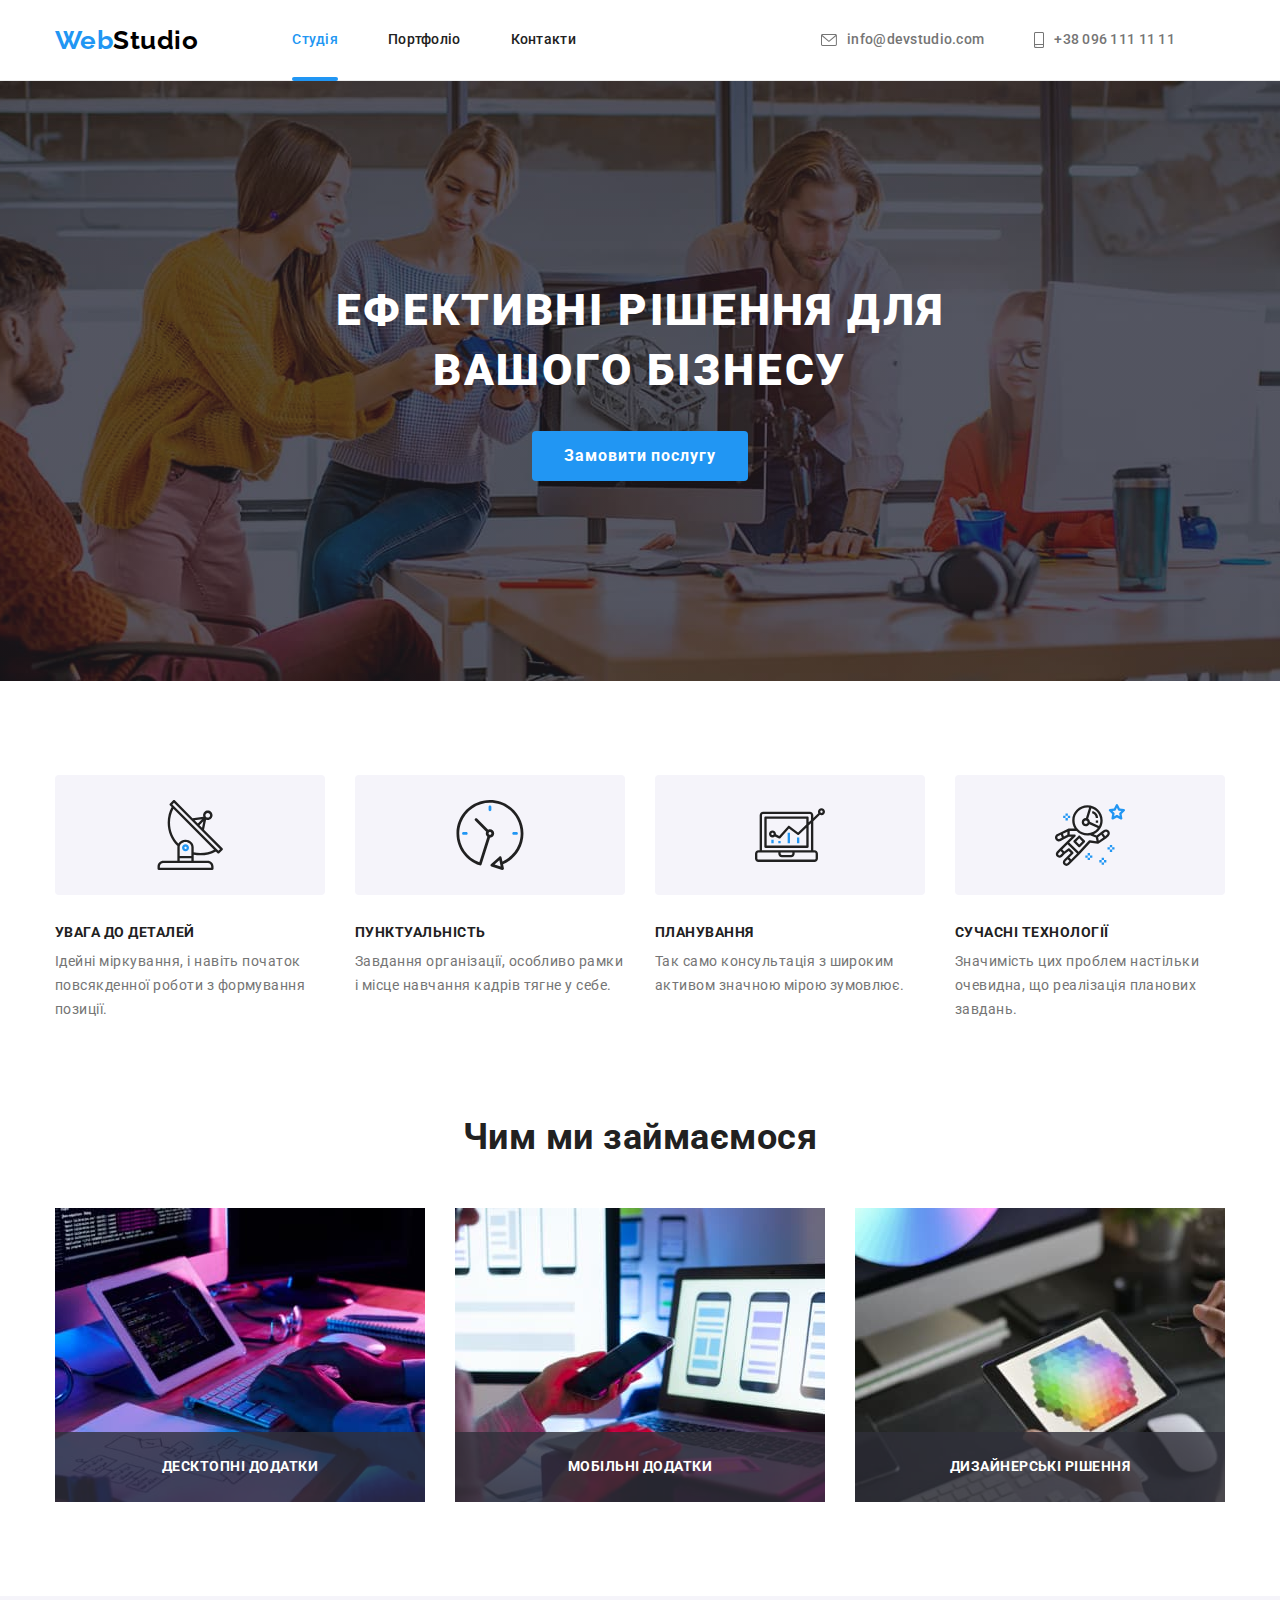
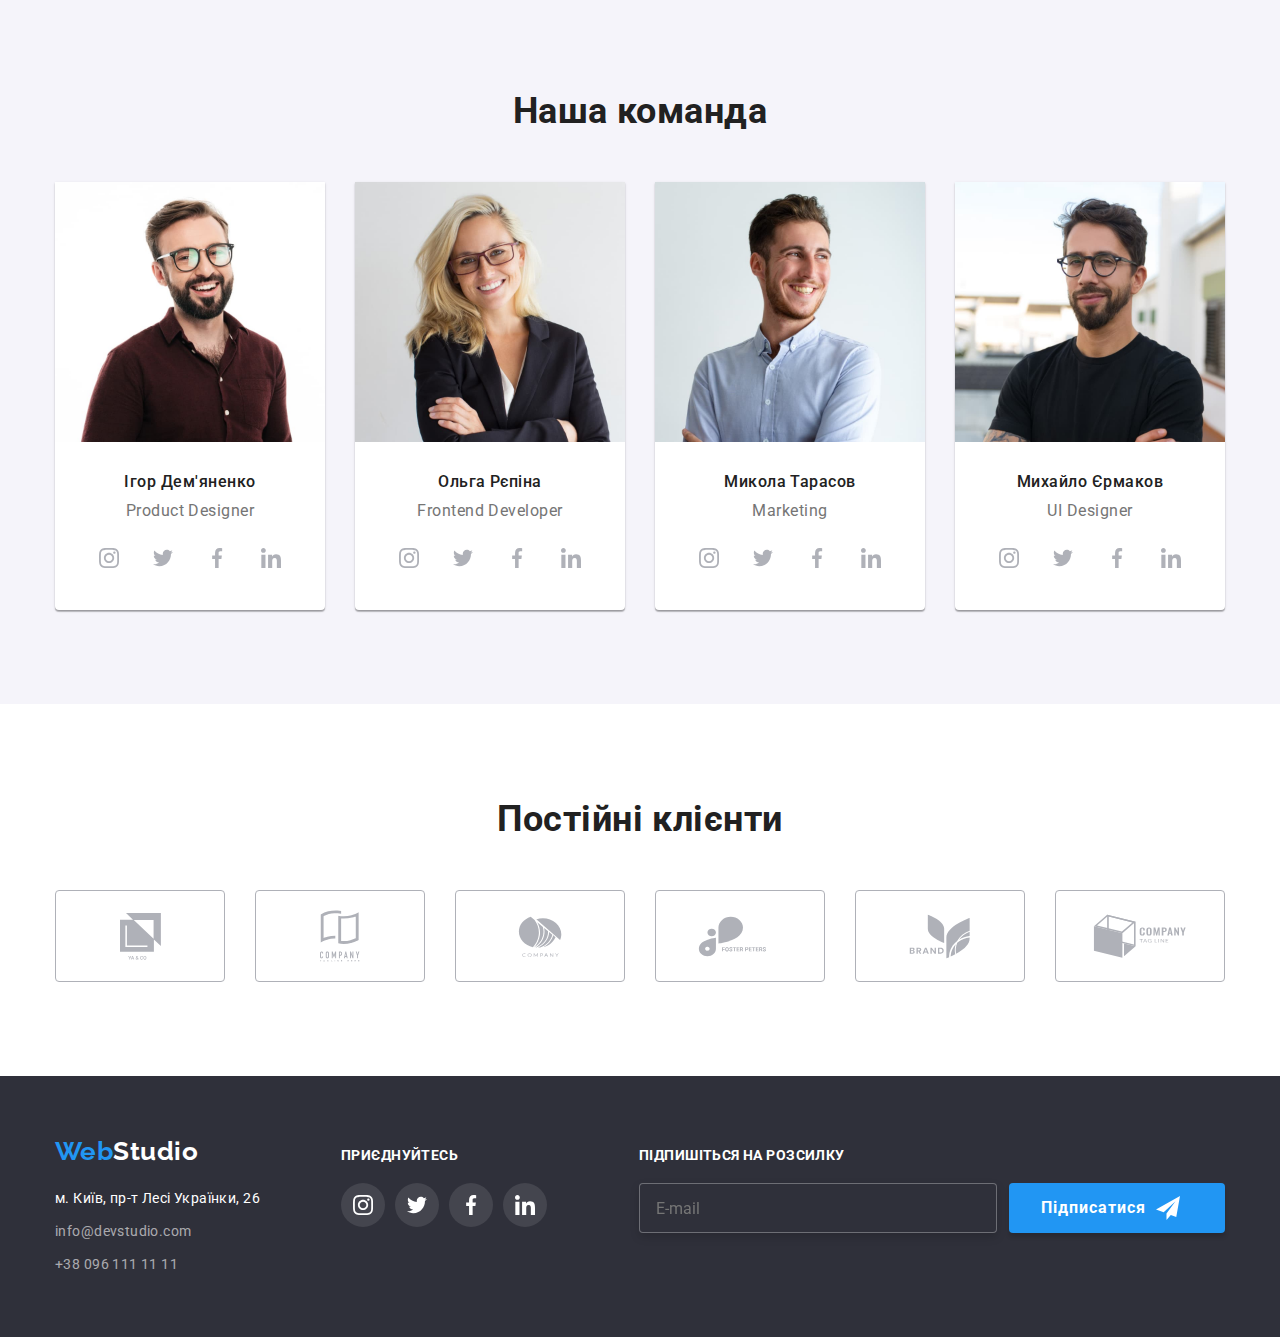
<file: index.html>
<!DOCTYPE html>
<html lang="uk">
  <head>
    <meta charset="UTF-8" />
    <meta http-equiv="X-UA-Compatible" content="IE=edge" />
    <meta name="viewport" content="width=device-width, initial-scale=1.0" />
    <title>HW-7</title>
    <link
      href="https://fonts.googleapis.com/css2?family=Raleway:wght@700&family=Roboto:wght@400;500;700;900&display=swap"
      rel="stylesheet"
    />
    <link
      rel="stylesheet"
      href="https://cdnjs.cloudflare.com/ajax/libs/modern-normalize/1.1.0/modern-normalize.min.css"
      integrity="sha512-wpPYUAdjBVSE4KJnH1VR1HeZfpl1ub8YT/NKx4PuQ5NmX2tKuGu6U/JRp5y+Y8XG2tV+wKQpNHVUX03MfMFn9Q=="
      crossorigin="anonymous"
      referrerpolicy="no-referrer"
    />
    <link rel="stylesheet" href="./css/main.min.css" />
  </head>

  <body class="body">
    <header class="header">
      <div class="container">
        <nav class="navigation">
          <a class="logo" href="./index.html">
            <span class="logo-blue">Web</span
            ><span class="logo-black">Studio</span></a
          >

          <ul class="navigation__pages">
            <li class="navigation__item navigation__item--current">
              <a
                class="navigation__link navigation__link--current"
                href="./index.html"
                >Студія</a
              >
            </li>
            <li class="navigation__item">
              <a class="navigation__link" href="./portfolio.html">Портфоліо</a>
            </li>
            <li class="navigation__item">
              <a class="navigation__link" href="#">Контакти</a>
            </li>
          </ul>

          <ul class="navigation__links">
            <li class="navigation__item">
              <a class="navigation__link" href="mailto:info@devstudio.com"
                ><svg class="navigation__icon" width="16" height="12">
                  <use href="./images/icons.svg#email"></use></svg
                >info@devstudio.com</a
              >
            </li>
            <li class="navigation__item">
              <a class="navigation__link" href="tel:+380961111111"
                ><svg class="navigation__icon" width="10" height="16">
                  <use href="./images/icons.svg#telephone"></use></svg
                >+38 096 111 11 11</a
              >
            </li>
          </ul>
        </nav>
      </div>
    </header>

    <main>
      <section class="hero hero__overlay">
        <div class="container">
          <h1 class="hero__title">Ефективні рішення для вашого бізнесу</h1>
          <button class="button" type="button" data-modal-open>
            Замовити послугу
          </button>
        </div>
      </section>

      <section class="features">
        <div class="container">
          <h2 class="features__title visually-hidden">Наши преимущества</h2>
          <ul class="features__list">
            <li class="features__item">
              <div class="features__icon-container" aria-label="супутник">
                <svg class="features__icon" width="70" height="70">
                  <use href="./images/icons.svg#sputnic"></use>
                </svg>
              </div>

              <h3 class="features__subtitle">увага до деталей</h3>
              <p class="features__text">
                Ідейні міркування, і навіть початок повсякденної роботи з
                формування позиції.
              </p>
            </li>
            <li class="features__item">
              <div class="features__icon-container" aria-label="годинник">
                <svg class="features__icon" width="70" height="70">
                  <use href="./images/icons.svg#clock"></use>
                </svg>
              </div>
              <h3 class="features__subtitle">пунктуальність</h3>
              <p class="features__text">
                Завдання організації, особливо рамки і місце навчання кадрів
                тягне у себе.
              </p>
            </li>
            <li class="features__item">
              <div class="features__icon-container" aria-label="монітор">
                <svg class="features__icon" width="70" height="70">
                  <use href="./images/icons.svg#monitor"></use>
                </svg>
              </div>
              <h3 class="features__subtitle">планування</h3>
              <p class="features__text">
                Так само консультація з широким активом значною мірою зумовлює.
              </p>
            </li>
            <li class="features__item">
              <div class="features__icon-container" aria-label="космонавт">
                <svg class="features__icon" width="70" height="70">
                  <use href="./images/icons.svg#cosmonaut"></use>
                </svg>
              </div>
              <h3 class="features__subtitle">сучасні технології</h3>
              <p class="features__text">
                Значимість цих проблем настільки очевидна, що реалізація
                планових завдань.
              </p>
            </li>
          </ul>
        </div>
      </section>

      <section class="occupation">
        <div class="container">
          <h3 class="section-title">Чим ми займаємося</h3>
          <ul class="occupation__list">
            <li class="occupation__item">
              <img
                class="image"
                src="./images/img1.jpg"
                alt="робота-пк"
                width="370"
                height="294"
              />
              <div class="occupation__overlay">
                <p class="occupation__text">Десктопні додатки</p>
              </div>
            </li>
            <li class="occupation__item">
              <img
                class="image"
                src="./images/img2.jpg"
                alt="робота-телефон"
                width="370"
                height="294"
              />
              <div class="occupation__overlay">
                <p class="occupation__text">Мобільні додатки</p>
              </div>
            </li>
            <li class="occupation__item">
              <img
                class="image"
                src="./images/img3.jpg"
                alt="робота-планшет"
                width="370"
                height="294"
              />
              <div class="occupation__overlay">
                <p class="occupation__text">Дизайнерські рішення</p>
              </div>
            </li>
          </ul>
        </div>
      </section>

      <section class="team">
        <div class="container">
          <h3 class="section-title">Наша команда</h3>
          <ul class="team__list">
            <li class="team__item">
              <img
                class="image"
                src="./images/product-designer.jpg"
                alt="Product Designer"
                width="270"
                height="260"
              />
              <h4 class="team__worker">Ігор Дем'яненко</h4>
              <p class="team__position">Product Designer</p>

              <ul class="social-links">
                <li class="social-links__item" aria-label="інстаграм">
                  <a
                    class="social-links__link"
                    href="https://www.instagram.com/"
                  >
                    <svg class="social-links__icon">
                      <use href="./images/icons.svg#instagram"></use>
                    </svg>
                  </a>
                </li>
                <li class="social-links__item" aria-label="твіттер">
                  <a class="social-links__link" href="https://twitter.com/">
                    <svg class="social-links__icon">
                      <use href="./images/icons.svg#twitter"></use>
                    </svg>
                  </a>
                </li>
                <li class="social-links__item" aria-label="фэйсбук">
                  <a
                    class="social-links__link"
                    href="https://www.facebook.com/"
                  >
                    <svg class="social-links__icon">
                      <use href="./images/icons.svg#facebook"></use>
                    </svg>
                  </a>
                </li>
                <li class="social-links__item" aria-label="лінкедин">
                  <a
                    class="social-links__link"
                    href="https://www.linkedin.com/"
                  >
                    <svg class="social-links__icon">
                      <use href="./images/icons.svg#linkedin"></use>
                    </svg>
                  </a>
                </li>
              </ul>
            </li>
            <li class="team__item">
              <img
                class="image"
                src="./images/frontend-developer.jpg"
                alt="Frontend Developer"
                width="270"
                height="260"
              />
              <h4 class="team__worker">Ольга Рєпіна</h4>
              <p class="team__position">Frontend Developer</p>

              <ul class="social-links">
                <li class="social-links__item" aria-label="інстаграм">
                  <a
                    class="social-links__link"
                    href="https://www.instagram.com/"
                  >
                    <svg class="social-links__icon">
                      <use href="./images/icons.svg#instagram"></use>
                    </svg>
                  </a>
                </li>
                <li class="social-links__item" aria-label="твіттер">
                  <a class="social-links__link" href="https://twitter.com/">
                    <svg class="social-links__icon">
                      <use href="./images/icons.svg#twitter"></use>
                    </svg>
                  </a>
                </li>
                <li class="social-links__item" aria-label="фэйсбук">
                  <a
                    class="social-links__link"
                    href="https://www.facebook.com/"
                  >
                    <svg class="social-links__icon">
                      <use href="./images/icons.svg#facebook"></use>
                    </svg>
                  </a>
                </li>
                <li class="social-links__item" aria-label="лінкедин">
                  <a
                    class="social-links__link"
                    href="https://www.linkedin.com/"
                  >
                    <svg class="social-links__icon">
                      <use href="./images/icons.svg#linkedin"></use>
                    </svg>
                  </a>
                </li>
              </ul>
            </li>

            <li class="team__item">
              <img
                class="image"
                src="./images/marketing.jpg"
                alt="Marketing"
                width="270"
                height="260"
              />
              <h4 class="team__worker">Микола Тарасов</h4>
              <p class="team__position">Marketing</p>
              <ul class="social-links">
                <li class="social-links__item" aria-label="інстаграм">
                  <a
                    class="social-links__link"
                    href="https://www.instagram.com/"
                  >
                    <svg class="social-links__icon">
                      <use href="./images/icons.svg#instagram"></use>
                    </svg>
                  </a>
                </li>
                <li class="social-links__item" aria-label="твіттер">
                  <a class="social-links__link" href="https://twitter.com/">
                    <svg class="social-links__icon">
                      <use href="./images/icons.svg#twitter"></use>
                    </svg>
                  </a>
                </li>
                <li class="social-links__item" aria-label="фэйсбук">
                  <a
                    class="social-links__link"
                    href="https://www.facebook.com/"
                  >
                    <svg class="social-links__icon">
                      <use href="./images/icons.svg#facebook"></use>
                    </svg>
                  </a>
                </li>
                <li class="social-links__item" aria-label="лінкедин">
                  <a
                    class="social-links__link"
                    href="https://www.linkedin.com/"
                  >
                    <svg class="social-links__icon">
                      <use href="./images/icons.svg#linkedin"></use>
                    </svg>
                  </a>
                </li>
              </ul>
            </li>
            <li class="team__item">
              <img
                class="image"
                src="./images/ui-designer.jpg"
                alt="UI Designer"
                width="270"
                height="260"
              />
              <h4 class="team__worker">Михайло Єрмаков</h4>
              <p class="team__position">UI Designer</p>

              <ul class="social-links">
                <li class="social-links__item" aria-label="інстаграм">
                  <a
                    class="social-links__link"
                    href="https://www.instagram.com/"
                  >
                    <svg class="social-links__icon">
                      <use href="./images/icons.svg#instagram"></use>
                    </svg>
                  </a>
                </li>
                <li class="social-links__item" aria-label="твіттер">
                  <a class="social-links__link" href="https://twitter.com/">
                    <svg class="social-links__icon">
                      <use href="./images/icons.svg#twitter"></use>
                    </svg>
                  </a>
                </li>

                <li class="social-links__item" aria-label="фэйсбук">
                  <a
                    class="social-links__link"
                    href="https://www.facebook.com/"
                  >
                    <svg class="social-links__icon">
                      <use href="./images/icons.svg#facebook"></use>
                    </svg>
                  </a>
                </li>
                <li class="social-links__item" aria-label="лінкедин">
                  <a
                    class="social-links__link"
                    href="https://www.linkedin.com/"
                  >
                    <svg class="social-links__icon">
                      <use href="./images/icons.svg#linkedin"></use>
                    </svg>
                  </a>
                </li>
              </ul>
            </li>
          </ul>
        </div>
      </section>

      <section class="clients">
        <div class="container">
          <h2 class="section-title">Постійні клієнти</h2>
          <ul class="clients__list">
            <li class="clients__item">
              <a class="clients__link" href="#">
                <svg class="clients__icon" width="41" height="47">
                  <use href="./images/icons.svg#yaco"></use>
                </svg>
              </a>
            </li>
            <li class="clients__item">
              <a class="clients__link" href="#">
                <svg class="clients__icon" width="40" height="52">
                  <use href="./images/icons.svg#tagline"></use>
                </svg>
              </a>
            </li>
            <li class="clients__item">
              <a class="clients__link" href="#">
                <svg class="clients__icon" width="44" height="41">
                  <use href="./images/icons.svg#company"></use>
                </svg>
              </a>
            </li>
            <li class="clients__item">
              <a class="clients__link" href="#">
                <svg class="clients__icon" width="85" height="41">
                  <use href="./images/icons.svg#peters"></use>
                </svg>
              </a>
            </li>
            <li class="clients__item">
              <a class="clients__link" href="#">
                <svg class="clients__icon" width="62" height="45">
                  <use href="./images/icons.svg#brand"></use>
                </svg>
              </a>
            </li>
            <li class="clients__item">
              <a class="clients__link" href="#">
                <svg class="clients__icon" width="94" height="44">
                  <use href="./images/icons.svg#comtag"></use>
                </svg>
              </a>
            </li>
          </ul>
        </div>
      </section>
    </main>

    <footer class="footer">
      <div class="container footer-container">
        <div class="footer__links">
          <a class="logo" href="./index.html">
            <span class="logo-blue">Web</span
            ><span class="logo-white">Studio</span></a
          >

          <address class="address">
            <ul class="address__list">
              <li class="address__item">
                <a
                  class="address__link"
                  href="https://goo.gl/maps/5Nj7DeXVXqgo8Si49"
                  >м. Київ, пр-т Лесі Українки, 26</a
                >
              </li>
              <li class="address__item">
                <a
                  class="address__link address__email"
                  href="mailto:info@devstudio.com"
                  >info@devstudio.com</a
                >
              </li>
              <li class="address__item">
                <a class="address__link address__tel" href="tel:+380961111111"
                  >+38 096 111 11 11</a
                >
              </li>
            </ul>
          </address>
        </div>

        <div class="footer__social-links">
          <p class="footer__title">Приєднуйтесь</p>
          <ul class="social-links">
            <li class="social-links__item" aria-label="інстаграм">
              <a
                class="social-links__link social-links__footer--link"
                href="https://www.instagram.com/"
              >
                <svg class="social-links__icon social-links__icon--footer">
                  <use href="./images/icons.svg#instagram"></use>
                </svg>
              </a>
            </li>
            <li class="social-links__item" aria-label="твіттер">
              <a
                class="social-links__link social-links__footer--link"
                href="https://twitter.com/"
              >
                <svg class="social-links__icon social-links__icon--footer">
                  <use href="./images/icons.svg#twitter"></use>
                </svg>
              </a>
            </li>
            <li class="social-links__item" aria-label="фэйсбук">
              <a
                class="social-links__link social-links__footer--link"
                href="https://www.facebook.com/"
              >
                <svg class="social-links__icon social-links__icon--footer">
                  <use href="./images/icons.svg#facebook"></use>
                </svg>
              </a>
            </li>
            <li class="social-links__item" aria-label="лінкедин">
              <a
                class="social-links__link social-links__footer--link"
                href="https://www.linkedin.com/"
              >
                <svg class="social-links__icon social-links__icon--footer">
                  <use href="./images/icons.svg#linkedin"></use>
                </svg>
              </a>
            </li>
          </ul>
        </div>

        <div class="footer__subscription">
          <p class="footer__title">Підпишіться на розсилку</p>
          <form
            class="footer__form"
            name="subscription-form"
            autocomplete="off"
            novalidate
          >
            <label class="visually-hidden" for="email-subscription">
              <span>Email</span>
            </label>
            <input
              class="footer__email"
              type="email"
              name="email"
              id="email-subscription"
              placeholder="E-mail"
            />
            <button class="button footer__button" type="submit">
              <p>Підписатися</p>
              <svg class="footer__button-icon">
                <use
                  href="./images/icons.svg#icon-send"
                  width="24"
                  height="24"
                ></use>
              </svg>
            </button>
          </form>
        </div>
      </div>
    </footer>

    <div class="backdrop is-hidden" data-modal>
      <div class="modal">
        <button class="modal__btn-close" data-modal-close>
          <svg class="modal__icon-close" width="18" height="18">
            <use href="./images/icons.svg#icon-close"></use>
          </svg>
        </button>

        <div class="modal__form">
          <p class="modal__text">Залиште свої дані, ми вам передзвонимо</p>
          <form class="contacts-form" name="contacts-form">
            <label class="contacts-form__inputs" for="name">
              <span class="contacts-form__name">Ім'я</span>
              <span class="contacts-form__field">
                <input
                  class="contacts-form__data"
                  type="text"
                  name="name"
                  id="name"
                  minlength="2"
                  maxlength="30"
                  required
                />
                <svg class="contacts-form__icon" width="18" height="18">
                  <use href="./images/icons.svg#person-black"></use>
                </svg>
              </span>
            </label>

            <label class="contacts-form__inputs" for="telephone">
              <span class="contacts-form__name">Телефон</span>
              <span class="contacts-form__field">
                <input
                  class="contacts-form__data"
                  type="tel"
                  name="telephone"
                  id="telephone"
                  minlength="5"
                  maxlength="15"
                  required
                />
                <svg class="contacts-form__icon" width="18" height="18">
                  <use href="./images/icons.svg#phone-black"></use>
                </svg>
              </span>
            </label>

            <label class="contacts-form__inputs" for="email">
              <span class="contacts-form__name">Пошта</span>
              <span class="contacts-form__field">
                <input
                  class="contacts-form__data"
                  type="email"
                  name="email"
                  id="email"
                  minlength="5"
                  maxlength="20"
                  required
                />
                <svg class="contacts-form__icon" width="18" height="18">
                  <use href="./images/icons.svg#email-black"></use>
                </svg>
              </span>
            </label>

            <label class="contacts-form__inputs" for="comment">
              <span class="contacts-form__name">Коментар</span>
              <textarea
                class="contacts-form__comment"
                name="comment"
                id="comment"
                rows="10"
                placeholder="Введіть текст"
              ></textarea>
            </label>
            <label class="contacts-form__accept" for="accept">
              <input
                class="contacts-form__checkbox visually-hidden"
                type="checkbox"
                id="accept"
                required
                checked="unchecked"
              />
              <svg class="contacts-form__icon-checkbox" width="18" height="18">
                <use
                  class="contacts-form__accept-no"
                  href="./images/icons.svg#vector"
                ></use>
                <use
                  class="contacts-form__accept-yes"
                  href="./images/icons.svg#icon-check"
                ></use>
              </svg>
              <span class="contacts-form__accept-text"
                >Погоджуюся з розсилкою та приймаю</span
              >
              <a class="contacts-form__link" href="#">Умови договору</a>
            </label>
            <button type="submit" class="button modal__button">
              Відправити
            </button>
          </form>
        </div>
      </div>
    </div>
    <script src="./js/modal.js"></script>
  </body>
</html>
</file>
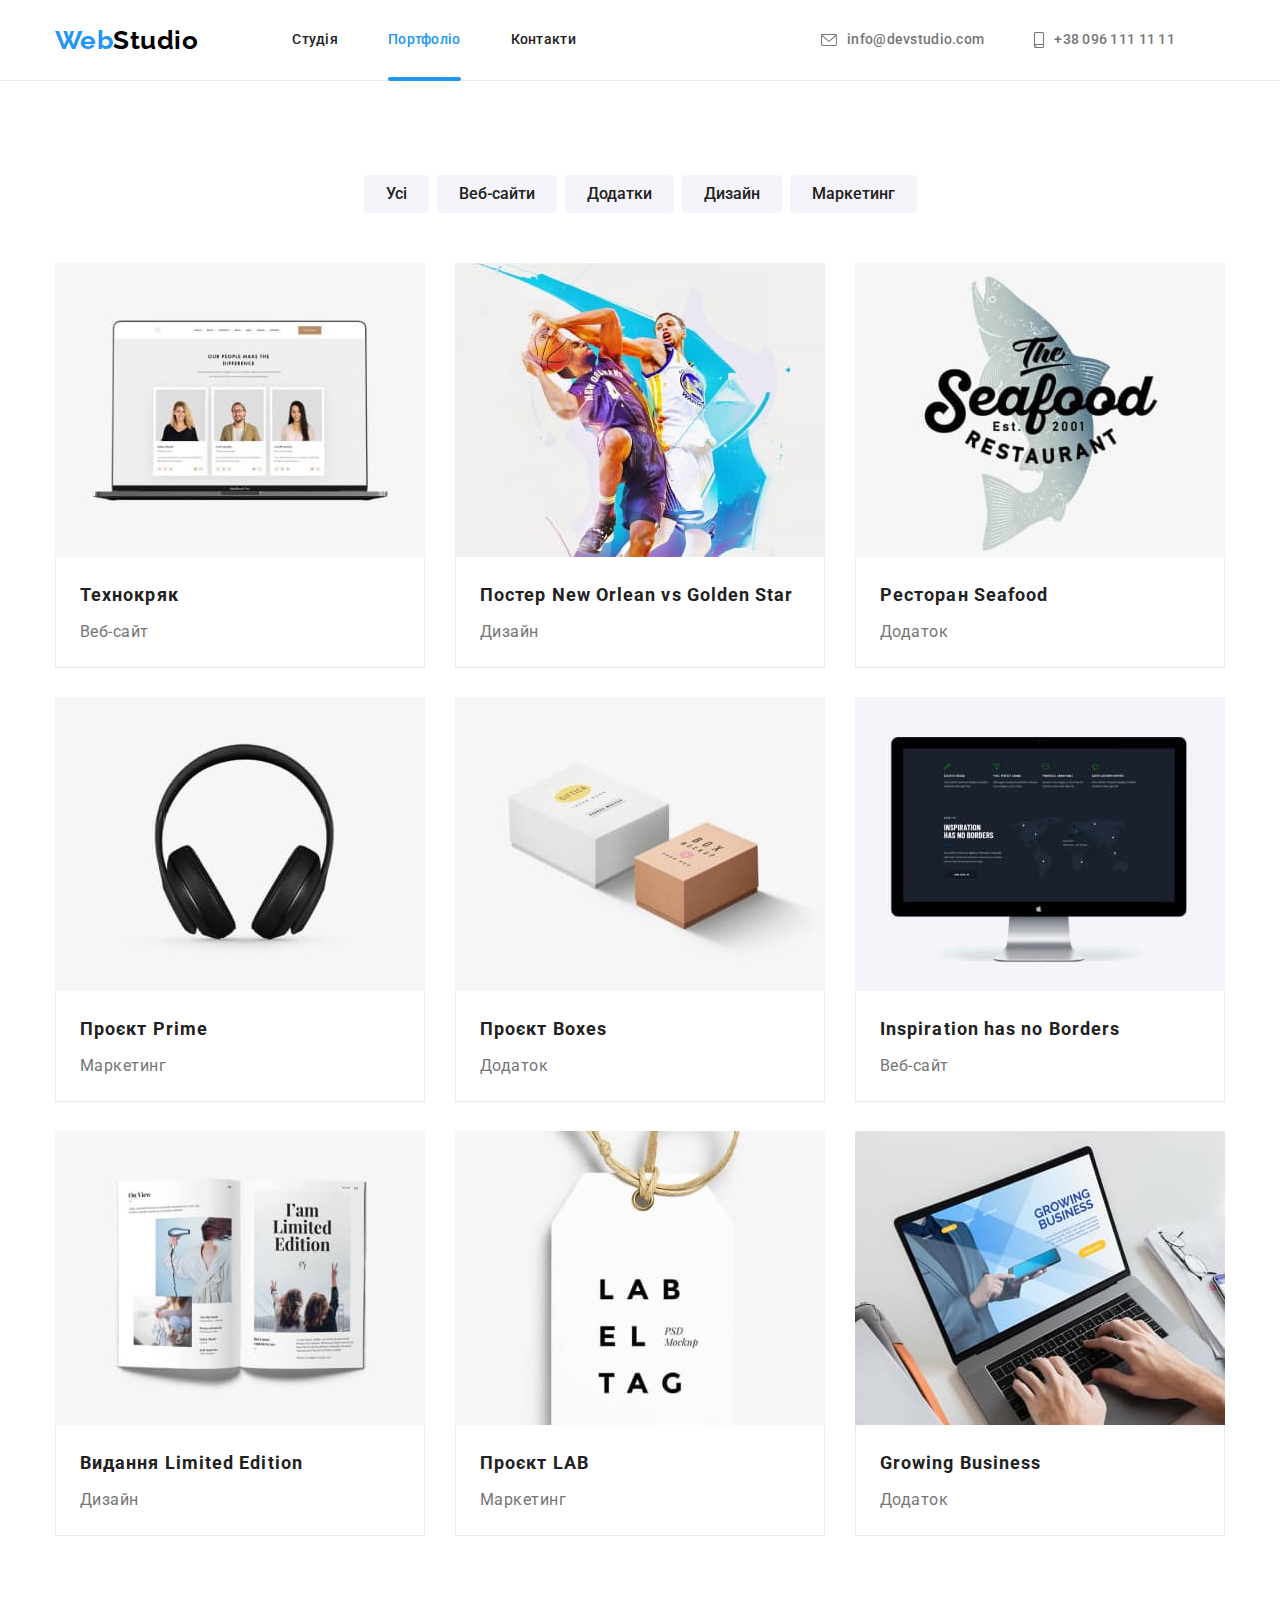
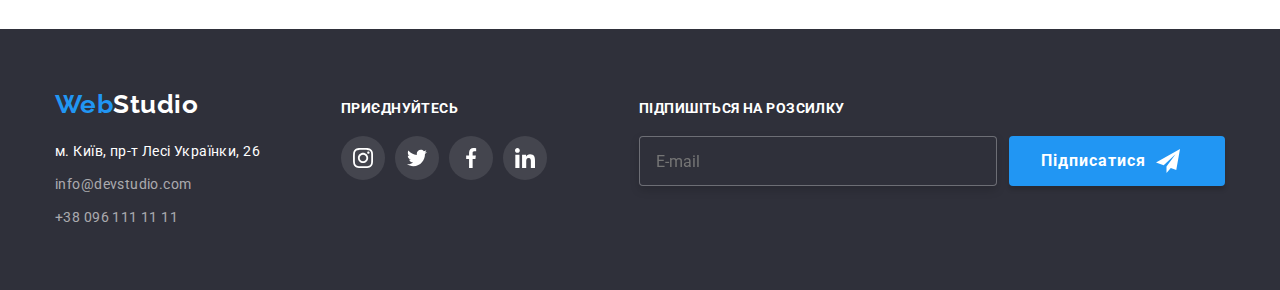
<file: portfolio.html>
<!DOCTYPE html>
<html lang="uk">
  <head>
    <meta charset="UTF-8" />
    <meta http-equiv="X-UA-Compatible" content="IE=edge" />
    <meta name="viewport" content="width=device-width, initial-scale=1.0" />
    <title>HW-7</title>
    <link
      href="https://fonts.googleapis.com/css2?family=Raleway:wght@700&family=Roboto:wght@400;500;700;900&display=swap"
      rel="stylesheet"
    />
    <link
      rel="stylesheet"
      href="https://cdnjs.cloudflare.com/ajax/libs/modern-normalize/1.1.0/modern-normalize.min.css"
      integrity="sha512-wpPYUAdjBVSE4KJnH1VR1HeZfpl1ub8YT/NKx4PuQ5NmX2tKuGu6U/JRp5y+Y8XG2tV+wKQpNHVUX03MfMFn9Q=="
      crossorigin="anonymous"
      referrerpolicy="no-referrer"
    />
    <link rel="stylesheet" href="./css/main.min.css" />
  </head>

  <body class="body">
    <header class="header">
      <div class="container">
        <nav class="navigation">
          <a class="logo" href="./index.html">
            <span class="logo-blue">Web</span
            ><span class="logo-black">Studio</span></a
          >

          <ul class="navigation__pages">
            <li class="navigation__item">
              <a class="navigation__link" href="./index.html">Студія</a></li>
            <li class="navigation__item navigation__item--current">
              <a class="navigation__link navigation__link--current" href="./portfolio.html">Портфоліо</a></li>
            <li class="navigation__item"><a href="#">Контакти</a></li>
          </ul>

          <ul class="navigation__links">
            <li class="navigation__item">
              <a class="navigation__link" href="mailto:info@devstudio.com">
                <svg class="navigation__link-icon" width="16" height="12">
                  <use href="./images/icons.svg#email"></use></svg
                >info@devstudio.com</a>
            </li>
            <li class="navigation__item">
              <a class="navigation__link" href="tel:+380961111111">
                <svg class="navigation__link-icon" width="10" height="16">
                  <use href="./images/icons.svg#telephone"></use></svg
                >+38 096 111 11 11</a>
            </li>
          </ul>
        </nav>
      </div>
    </header>

    <main>
      <section class="portfolio">  
        <div class="container">
          <h1 class="visually-hidden">Портфолио</h1>
          <ul class="portfolio__list">
            <li class="portfolio__item">
              <button class="portfolio__button" type="button">Усі</button>
            </li>
            <li class="portfolio__item">
              <button class="portfolio__button" type="button">Веб-сайти</button>
            </li>
            <li class="portfolio__item">
              <button class="portfolio__button" type="button">Додатки</button>
            </li>
            <li class="portfolio__item">
              <button class="portfolio__button" type="button">Дизайн</button>
            </li>
            <li class="portfolio__item">
              <button class="portfolio__button" type="button">Маркетинг</button>
            </li>
          </ul>

          <ul class="cards">
            <li class="cards__items">
              <div class="cards__overlay-container">
                <div class="cards__overlay">
                  <p class="cards__overlay-text">
                      Ресурс пропонує комплексні пропозиції з різним рівнем
                      функціоналу та сервісів. Все це дозволить відвідувачу
                      отримати вичерпні відомості про компанію чи приватну
                      особу.
                    </p>
                  </div>
                  <a class="cards__effects" href="#">
                  <img
                    class="image"
                    src="./images/tehnocreak.jpg"
                    alt="Зображення 1"
                    width="370"
                    height="294"
                  />
                </div>
                <div class="cards__description">
                  <h2 class="cards__title">Технокряк</h2>
                  <p class="cards__subtitle">Веб-сайт</p>
                </div></a>
            </li>
            <li class="cards__items">
              <div class="cards__overlay-container">
                <div class="cards__overlay">
                  <p class="cards__overlay-text">
                      Ресурс пропонує комплексні пропозиції з різним рівнем
                      функціоналу та сервісів. Все це дозволить відвідувачу
                      отримати вичерпні відомості про компанію чи приватну
                      особу.
                    </p>
                  </div>
                  <a class="cards__effects" href="#">
                  <img
                    class="image"
                    src="./images/poster.jpg"
                    alt="Зображення 2"
                    width="370"
                    height="294"
                  />
                </div>
                <div class="cards__description">
                  <h2 class="cards__title">Постер New Orlean vs Golden Star</h2>
                  <p class="cards__subtitle">Дизайн</p>
                </div></a>
            </li>
            <li class="cards__items">
              <div class="cards__overlay-container">
                <div class="cards__overlay">
                  <p class="cards__overlay-text">
                      Ресурс пропонує комплексні пропозиції з різним рівнем
                      функціоналу та сервісів. Все це дозволить відвідувачу
                      отримати вичерпні відомості про компанію чи приватну
                      особу.
                    </p>
                  </div>
                  <a class="cards__effects" href="#">
                  <img
                    class="image"
                    src="./images/restonan.jpg"
                    alt="Зображення 3"
                    width="370"
                    height="294"
                  />
                </div>
                <div class="cards__description">
                  <h2 class="cards__title">Ресторан Seafood</h2>
                  <p class="cards__subtitle">Додаток</p>
                </div></a>
            </li>
            <li class="cards__items">
              <div class="cards__overlay-container">
                <div class="cards__overlay">
                  <p class="cards__overlay-text">
                      Ресурс пропонує комплексні пропозиції з різним рівнем
                      функціоналу та сервісів. Все це дозволить відвідувачу
                      отримати вичерпні відомості про компанію чи приватну
                      особу.
                    </p>
                  </div>
                  <a class="cards__effects" href="#">
                  <img
                    class="image"
                    src="./images/prime.jpg"
                    alt="Зображення 4"
                    width="370"
                    height="294"
                  />
                </div>
                <div class="cards__description">
                  <h2 class="cards__title">Проєкт Prime</h2>
                  <p class="cards__subtitle">Маркетинг</p>
                </div></a>
            </li>
            <li class="cards__items">
              <div class="cards__overlay-container">
                <div class="cards__overlay">
                  <p class="cards__overlay-text">
                      Ресурс пропонує комплексні пропозиції з різним рівнем
                      функціоналу та сервісів. Все це дозволить відвідувачу
                      отримати вичерпні відомості про компанію чи приватну
                      особу.
                    </p>
                  </div>
                  <a class="cards__effects" href="#">
                  <img
                    class="image"
                    src="./images/boxes.jpg"
                    alt="Зображення 5"
                    width="370"
                    height="294"
                  />
                </div>
                <div class="cards__description">
                  <h2 class="cards__title">Проєкт Boxes</h2>
                  <p class="cards__subtitle">Додаток</p>
                </div></a>
            </li>
            <li class="cards__items">
              <div class="cards__overlay-container">
                <div class="cards__overlay">
                  <p class="cards__overlay-text">
                      Ресурс пропонує комплексні пропозиції з різним рівнем
                      функціоналу та сервісів. Все це дозволить відвідувачу
                      отримати вичерпні відомості про компанію чи приватну
                      особу.
                    </p>
                  </div>
                  <a class="cards__effects" href="#">
                  <img
                    class="image"
                    src="./images/inspiration.jpg"
                    alt="Зображення 6"
                    width="370"
                    height="294"
                  />
                </div>
                <div class="cards__description">
                  <h2 class="cards__title">Inspiration has no Borders</h2>
                  <p class="cards__subtitle">Веб-сайт</p>
                </div></a>
            </li>
            <li class="cards__items">
              <div class="cards__overlay-container">
                <div class="cards__overlay">
                  <p class="cards__overlay-text">
                      Ресурс пропонує комплексні пропозиції з різним рівнем
                      функціоналу та сервісів. Все це дозволить відвідувачу
                      отримати вичерпні відомості про компанію чи приватну
                      особу.
                    </p>
                  </div>
                  <a class="cards__effects" href="#">
                  <img
                    class="image"
                    src="./images/limed.jpg"
                    alt="Зображення 7"
                    width="370"
                    height="294"
                  />
                </div>
                <div class="cards__description">
                  <h2 class="cards__title">Видання Limited Edition</h2>
                  <p class="cards__subtitle">Дизайн</p>
                </div></a>
            </li>
            <li class="cards__items">
              <div class="cards__overlay-container">
                <div class="cards__overlay">
                  <p class="cards__overlay-text">
                      Ресурс пропонує комплексні пропозиції з різним рівнем
                      функціоналу та сервісів. Все це дозволить відвідувачу
                      отримати вичерпні відомості про компанію чи приватну
                      особу.
                    </p>
                  </div>
                  <a class="cards__effects" href="#">
                  <img
                    class="image"
                    src="./images/lab.jpg"
                    alt="Зображення 8"
                    width="370"
                    height="294"
                  />
                </div>
                <div class="cards__description">
                  <h2 class="cards__title">Проєкт LAB</h2>
                  <p class="cards__subtitle">Маркетинг</p>
                </div></a>
            </li>
            <li class="cards__items">
              <div class="cards__overlay-container">
                <div class="cards__overlay">
                  <p class="cards__overlay-text">
                      Ресурс пропонує комплексні пропозиції з різним рівнем
                      функціоналу та сервісів. Все це дозволить відвідувачу
                      отримати вичерпні відомості про компанію чи приватну
                      особу.
                    </p>
                  </div>
                  <a class="cards__effects" href="#">
                  <img
                    class="image"
                    src="./images/growing.jpg"
                    alt="Зображення 9"
                    width="370"
                    height="294"
                  />
                </div>
                <div class="cards__description">
                  <h2 class="cards__title">Growing Business</h2>
                  <p class="cards__subtitle">Додаток</p>
                </div></a>
            </li>
          </ul>
        </div>
      </section>
    </main>

    <footer class="footer">
      <div class="container footer-container">
        <div class="footer__links">
          <a class="logo" href="./index.html">
            <span class="logo-blue">Web</span
            ><span class="logo-white">Studio</span></a>

          <address class="address">
            <ul class="address__list">
              <li class="address__item">
                <a class="address__link" href="https://goo.gl/maps/5Nj7DeXVXqgo8Si49"
                  >м. Київ, пр-т Лесі Українки, 26</a>
              </li>
              <li class="address__item">
                <a class="address__link address__email" href="mailto:info@devstudio.com">info@devstudio.com</a>
              </li>
              <li class="address__item">
                <a class="address__link address__tel" href="tel:+380961111111">+38 096 111 11 11</a>
              </li>
            </ul>
          </address>
        </div>

        <div class="footer__social-links">
          <p class="footer__title">Приєднуйтесь</p>
          <ul class="social-links">
            <li class="social-links__item" aria-label="інстаграм">
              <a class="social-links__link social-links__footer--link" href="https://www.instagram.com/">
                <svg class="social-links__icon social-links__icon--footer">
                  <use href="./images/icons.svg#instagram"></use>
                </svg>
              </a>
            </li>
            <li class="social-links__item" aria-label="твіттер">
              <a class="social-links__link social-links__footer--link" href="https://twitter.com/">
                <svg class="social-links__icon social-links__icon--footer">
                  <use href="./images/icons.svg#twitter"></use>
                </svg>
              </a>
            </li>
            <li class="social-links__item" aria-label="фэйсбук">
              <a class="social-links__link social-links__footer--link" href="https://www.facebook.com/">
                <svg class="social-links__icon social-links__icon--footer">
                  <use href="./images/icons.svg#facebook"></use>
                </svg>
              </a>
            </li>
            <li class="social-links__item" aria-label="лінкедин">
              <a class="social-links__link social-links__footer--link" href="https://www.linkedin.com/">
                <svg class="social-links__icon social-links__icon--footer">
                  <use href="./images/icons.svg#linkedin"></use>
                </svg>
              </a>
            </li>
          </ul>
        </div>

        <div class="footer__subscription">
          <p class="footer__title">Підпишіться на розсилку</p>
          <form
            class="footer__form"
            name="subscription-form"
            autocomplete="off"
            novalidate
          >
            <label class="visually-hidden" for="email-subscription">
              <span>Email</span>
            </label>
            <input
              class="footer__email"
              type="email"
              name="email"
              id="email-subscription"
              placeholder="E-mail"
            />
            <button class="button footer__button" type="submit">
              <p>Підписатися</p>
              <svg class="footer__button-icon">
                <use
                  href="./images/icons.svg#icon-send"
                  width="24"
                  height="24"
                ></use>
              </svg>
            </button>
          </form>
        </div>
      </div>
    </footer>
    <script src="./js/modal.js"></script>
  </body>
</html>
</file>
<file: css/main.min.css>
/*! modern-normalize v1.1.0 | MIT License | https://github.com/sindresorhus/modern-normalize */*,::after,::before{-webkit-box-sizing:border-box;box-sizing:border-box}html{-moz-tab-size:4;-o-tab-size:4;tab-size:4}html{line-height:1.15;-webkit-text-size-adjust:100%}body{margin:0}body{font-family:system-ui,-apple-system,"Segoe UI",Roboto,Helvetica,Arial,sans-serif,"Apple Color Emoji","Segoe UI Emoji"}hr{height:0;color:inherit}abbr[title]{-webkit-text-decoration:underline dotted;text-decoration:underline dotted}b,strong{font-weight:bolder}code,kbd,pre,samp{font-family:ui-monospace,SFMono-Regular,Consolas,"Liberation Mono",Menlo,monospace;font-size:1em}small{font-size:80%}sub,sup{font-size:75%;line-height:0;position:relative;vertical-align:baseline}sub{bottom:-0.25em}sup{top:-0.5em}table{text-indent:0;border-color:inherit}button,input,optgroup,select,textarea{font-family:inherit;font-size:100%;line-height:1.15;margin:0}button,select{text-transform:none}[type=button],[type=reset],[type=submit],button{-webkit-appearance:button}::-moz-focus-inner{border-style:none;padding:0}:-moz-focusring{outline:1px dotted ButtonText}:-moz-ui-invalid{box-shadow:none}legend{padding:0}progress{vertical-align:baseline}::-webkit-inner-spin-button,::-webkit-outer-spin-button{height:auto}[type=search]{-webkit-appearance:textfield;outline-offset:-2px}::-webkit-search-decoration{-webkit-appearance:none}::-webkit-file-upload-button{-webkit-appearance:button;font:inherit}summary{display:list-item}:root{--primary-text-color: #212121;--title-text-color: #757575;--accent-color: #2196f3;--main-color: #f5f5f5;--white-color: #ffffff;--background-button-color: #f5f4fa;--background-footer-color: #2f303a;--black-color: #000000;--footer-white-color: rgba(255, 255, 255, 0.6);--background-color: #ffffff;--line-color: #ececec;--background-button-color-sec: #188ce8;--background-color-our-team: #f5f4fa;--background-hero-color: #c4c4c4;--links-color: #afb1b8}.social-links,.navigation__links,.navigation__pages,.address__list,.team__list,.portfolio__list,.occupation__list,.features__list,.clients__list,.cards{list-style:none}.visually-hidden{position:absolute;white-space:nowrap;width:1px;height:1px;overflow:hidden;border:0;padding:0;clip:rect(0 0 0 0);-webkit-clip-path:inset(50%);clip-path:inset(50%);margin:-1px}*,*::before,*::after{-webkit-box-sizing:inherit;box-sizing:inherit}html{-webkit-box-sizing:border-box;box-sizing:border-box}.body{background-color:var(--background-color);color:var(--primary-text-color);font-family:Roboto;font-weight:700;letter-spacing:.03em}h1,h2,h3,h4,h5,h6,p,ul,li,ol{margin:0;padding:0}.list{list-style:none}.image{display:block;max-width:100%;height:auto}.button{border-radius:4px;padding-top:10px;padding-bottom:10px;padding-right:32px;padding-left:32px;color:var(--white-color);background-color:var(--accent-color);line-height:1.88;text-align:center;border:none;cursor:pointer;min-width:216px;font-family:Roboto;font-weight:700;font-size:16px;letter-spacing:.06em;-webkit-transition-property:background-color;transition-property:background-color;-webkit-transition-duration:250ms;transition-duration:250ms;-webkit-transition-timing-function:cubic-bezier(0.4, 0, 0.2, 1);transition-timing-function:cubic-bezier(0.4, 0, 0.2, 1)}.button:hover,.button:focus{color:var(--white-color);background-color:var(--background-button-color-sec)}.cards{display:-webkit-box;display:-ms-flexbox;display:flex;-ms-flex-wrap:wrap;flex-wrap:wrap}.cards__items{width:370px;height:404px;margin-right:30px;margin-bottom:30px;display:block;-webkit-transition-property:-webkit-box-shadow;transition-property:-webkit-box-shadow;transition-property:box-shadow;transition-property:box-shadow, -webkit-box-shadow;-webkit-transition-duration:250ms;transition-duration:250ms;-webkit-transition-timing-function:cubic-bezier(0.4, 0, 0.2, 1);transition-timing-function:cubic-bezier(0.4, 0, 0.2, 1)}.cards__items:hover .cards__overlay{-webkit-transform:translateY(0);transform:translateY(0)}.cards__items:hover,.cards__items:focus{-webkit-box-shadow:0px 1px 1px rgba(0,0,0,.12),0px 4px 4px rgba(0,0,0,.06),1px 4px 6px rgba(0,0,0,.16);box-shadow:0px 1px 1px rgba(0,0,0,.12),0px 4px 4px rgba(0,0,0,.06),1px 4px 6px rgba(0,0,0,.16)}.cards__items:nth-child(3n+3){margin-right:0}.cards__items:nth-last-child(-n+3){margin-bottom:0}.cards__overlay-container{position:relative;overflow:hidden;max-width:370px;max-height:294px}.cards__overlay{position:absolute;width:100%;height:100%;top:0;left:0;background-color:rgba(33,150,243,.9);-webkit-transform:translateY(100%);transform:translateY(100%);-webkit-transition-duration:250ms;transition-duration:250ms;-webkit-transition-timing-function:cubic-bezier(0.4, 0, 0.2, 1);transition-timing-function:cubic-bezier(0.4, 0, 0.2, 1)}.cards__overlay-text{display:-webkit-box;display:-ms-flexbox;display:flex;font-size:18px;line-height:1.6;color:var(--white-color);-webkit-box-pack:center;-ms-flex-pack:center;justify-content:center;-webkit-box-align:center;-ms-flex-align:center;align-items:center;margin:63px 24px}.cards__effects{text-decoration:none}.cards__description{border:1px solid var(--line-color);border-top:none;padding-top:20px;padding-bottom:20px;padding-right:24px;padding-left:24px}.cards__title{color:var(--primary-text-color);line-height:36px;font-weight:700;font-size:18px;letter-spacing:.06em}.cards__subtitle{color:var(--title-text-color);line-height:1.9;margin-left:0;margin-top:4px;font-weight:400;font-size:16px}.clients{padding-top:94px;padding-bottom:94px}.clients__list{display:-webkit-box;display:-ms-flexbox;display:flex;gap:30px}.clients__item{display:-webkit-box;display:-ms-flexbox;display:flex}.clients__link{display:-webkit-box;display:-ms-flexbox;display:flex;-webkit-box-pack:center;-ms-flex-pack:center;justify-content:center;-webkit-box-align:center;-ms-flex-align:center;align-items:center;width:170px;height:92px;border:1px solid var(--links-color);border-radius:4px;fill:var(--links-color);background-color:var(--white-color);-webkit-transition-property:fill,border-color;transition-property:fill,border-color;-webkit-transition-duration:250ms;transition-duration:250ms;-webkit-transition-timing-function:cubic-bezier(0.4, 0, 0.2, 1);transition-timing-function:cubic-bezier(0.4, 0, 0.2, 1)}.clients__link:hover{fill:var(--accent-color);border-color:var(--accent-color)}.clients__link:focus{fill:var(--accent-color);-webkit-transition-duration:250ms;transition-duration:250ms;-webkit-transition-timing-function:cubic-bezier(0.4, 0, 0.2, 1);transition-timing-function:cubic-bezier(0.4, 0, 0.2, 1)}.features{padding-top:94px}.features__list{display:-webkit-box;display:-ms-flexbox;display:flex;gap:30px}.features__item{width:270px}.features__icon-container{display:-webkit-box;display:-ms-flexbox;display:flex;background-color:var(--background-color-our-team);height:120px;border-radius:4px;margin-bottom:30px;-webkit-box-pack:center;-ms-flex-pack:center;justify-content:center;-webkit-box-align:center;-ms-flex-align:center;align-items:center}.features__subtitle{font-size:14px;line-height:1.14;text-transform:uppercase;margin-bottom:9px}.features__text{color:var(--title-text-color);line-height:1.71;font-weight:400;font-size:14px}.footer{background:var(--background-footer-color);padding-top:60px;padding-bottom:60px}.footer-container{display:-webkit-box;display:-ms-flexbox;display:flex;-webkit-box-align:baseline;-ms-flex-align:baseline;align-items:baseline}.footer__links{width:231px}.footer__social-links{color:var(--white-color);display:-webkit-box;display:-ms-flexbox;display:flex;-webkit-box-orient:vertical;-webkit-box-direction:normal;-ms-flex-direction:column;flex-direction:column;margin-left:70px}.footer__title{display:block;text-transform:uppercase;margin-bottom:20px;line-height:1.1428571429;color:var(--white-color);font-weight:700;font-size:14px;letter-spacing:.03em}.footer__subscription{margin-left:92px;-webkit-box-align:center;-ms-flex-align:center;align-items:center}.footer__form{display:-webkit-box;display:-ms-flexbox;display:flex}.footer__email{display:inline-block;height:50px;width:358px;border:1px solid rgba(255,255,255,.3);-webkit-filter:drop-shadow(0px 4px 4px rgba(0, 0, 0, 0.15));filter:drop-shadow(0px 4px 4px rgba(0, 0, 0, 0.15));border-radius:4px;background-color:var(--background-footer-color);color:var(--white-color);-webkit-transition-property:border-color,-webkit-box-shadow;transition-property:border-color,-webkit-box-shadow;transition-property:box-shadow,border-color;transition-property:box-shadow,border-color,-webkit-box-shadow;-webkit-transition-duration:250ms;transition-duration:250ms;-webkit-transition-timing-function:cubic-bezier(0.4, 0, 0.2, 1);transition-timing-function:cubic-bezier(0.4, 0, 0.2, 1);padding-right:15px;padding-left:16px}.footer__email:focus,.footer__email:hover{outline:none;border:1px solid #2196f3;-webkit-box-shadow:0px 4px 4px rgba(0,0,0,.15);box-shadow:0px 4px 4px rgba(0,0,0,.15)}.footer__email::-webkit-input-placeholder{font-weight:400}.footer__email::-moz-placeholder{font-weight:400}.footer__email:-ms-input-placeholder{font-weight:400}.footer__email::-ms-input-placeholder{font-weight:400}.footer__email::placeholder{font-weight:400}.footer__button{position:relative;width:200px;height:50px;-webkit-box-shadow:0px 4px 4px rgba(0,0,0,.15);box-shadow:0px 4px 4px rgba(0,0,0,.15);margin-left:12px;border-color:rgba(0,0,0,0);display:-webkit-box;display:-ms-flexbox;display:flex;-webkit-box-align:center;-ms-flex-align:center;align-items:center;margin-top:0}.footer__button-icon{margin-left:10px;width:24px;height:24px;border-color:rgba(0,0,0,0)}.header{border-bottom:1px solid var(--line-color)}.hero{background-color:var(--background-hero-color);text-align:center;padding-top:200px;padding-bottom:200px}.hero__overlay{max-width:1600px;height:600px;margin-left:auto;margin-right:auto;background-image:-webkit-gradient(linear, left top, right top, from(rgba(47, 48, 58, 0.4)), to(rgba(47, 48, 58, 0.4))),url(../images/imgbg.jpg);background-image:linear-gradient(to right, rgba(47, 48, 58, 0.4), rgba(47, 48, 58, 0.4)),url(../images/imgbg.jpg);background-size:cover;background-repeat:no-repeat;background-position:center}.hero__title{width:696px;margin-left:auto;margin-right:auto;margin-bottom:30px;color:var(--white-color);line-height:1.36;text-transform:uppercase;font-weight:900;font-size:44px;letter-spacing:.06em}.occupation{padding-top:94px;padding-bottom:94px}.occupation__list{display:-webkit-box;display:-ms-flexbox;display:flex;-webkit-box-orient:horizontal;-webkit-box-direction:normal;-ms-flex-direction:row;flex-direction:row;margin-left:auto;gap:30px}.occupation__item{position:relative}.occupation__overlay{position:absolute;display:-webkit-box;display:-ms-flexbox;display:flex;height:70px;width:100%;bottom:0;left:0;background-color:rgba(47,48,58,.8)}.occupation__text{display:-webkit-box;display:-ms-flexbox;display:flex;line-height:1.14;text-transform:uppercase;color:var(--white-color);width:100%;-webkit-box-pack:center;-ms-flex-pack:center;justify-content:center;-webkit-box-align:center;-ms-flex-align:center;align-items:center;font-family:Roboto;font-weight:700;font-size:14px}.portfolio{padding-top:94px;padding-bottom:94px}.portfolio__list{display:-webkit-box;display:-ms-flexbox;display:flex;-webkit-box-pack:center;-ms-flex-pack:center;justify-content:center;margin-bottom:50px;gap:8px;color:var(--title-text-color)}.portfolio__button{border-radius:4px;min-width:auto;padding-top:6px;padding-bottom:6px;padding-right:22px;padding-left:22px;color:var(--primary-text-color);background-color:var(--background-button-color);cursor:pointer;line-height:1.63;border:none;font-family:Roboto,sans-serif;font-weight:500;font-size:16px;-webkit-transition-property:background-color,color,-webkit-box-shadow;transition-property:background-color,color,-webkit-box-shadow;transition-property:background-color,color,box-shadow;transition-property:background-color,color,box-shadow,-webkit-box-shadow;-webkit-transition-duration:250ms;transition-duration:250ms;-webkit-transition-timing-function:cubic-bezier(0.4, 0, 0.2, 1);transition-timing-function:cubic-bezier(0.4, 0, 0.2, 1)}.portfolio__button:hover,.portfolio__button:focus{color:var(--white-color);background-color:var(--accent-color);-webkit-box-shadow:0px 4px 4px rgba(0,0,0,.25);box-shadow:0px 4px 4px rgba(0,0,0,.25)}.section-title{display:-webkit-box;display:-ms-flexbox;display:flex;-webkit-box-pack:center;-ms-flex-pack:center;justify-content:center;margin-left:auto;margin-right:auto;margin-bottom:50px;color:var(--primary-text-color);line-height:1.17;font-weight:700;font-size:36px}.team{background-color:var(--background-color-our-team);padding-top:94px;padding-bottom:94px}.team__list{display:-webkit-box;display:-ms-flexbox;display:flex;margin-left:auto;margin-right:auto;gap:30px}.team__item{background-color:var(--white-color);width:270px;border-radius:0px 0px 4px 4px;-webkit-box-shadow:0px 1px 3px rgba(0,0,0,.12),0px 1px 1px rgba(0,0,0,.14),0px 2px 1px rgba(0,0,0,.2);box-shadow:0px 1px 3px rgba(0,0,0,.12),0px 1px 1px rgba(0,0,0,.14),0px 2px 1px rgba(0,0,0,.2)}.team__worker{line-height:1.19;margin:30px auto 10px auto;text-align:center;font-weight:500;font-size:16px}.team__position{color:var(--title-text-color);line-height:1.19;margin-bottom:16px;text-align:center;font-weight:400;font-size:16px}.address{margin-top:20px}.address__list{font-style:normal;line-height:1.71;font-weight:400;font-size:14px}.address__item{margin-bottom:9px}.address__item:last-child{margin-bottom:0}.address__link{color:var(--white-color);text-decoration:none;line-height:1.7;font-style:normal;font-weight:400;font-size:14px;letter-spacing:.03em}.address__email,.address__tel{color:var(--footer-white-color);font-style:normal}.container{width:1200px;margin:0 auto;padding-right:15px;padding-left:15px}.logo{text-decoration:none}.logo-blue,.logo-black,.logo-white{color:var(--accent-color);line-height:1.19;text-decoration:none;font-family:Raleway,sans-serif;font-size:26px}.logo-black{color:var(--black-color)}.logo-white{color:var(--white-color)}.backdrop{position:fixed;top:0;left:0;width:100%;height:100%;background-color:rgba(0,0,0,.2);z-index:100;-webkit-transition:opacity,visibility;transition:opacity,visibility;-webkit-transition-duration:250ms;transition-duration:250ms;-webkit-transition-timing-function:cubic-bezier(0.4, 0, 0.2, 1);transition-timing-function:cubic-bezier(0.4, 0, 0.2, 1)}.backdrop.is-hidden{visibility:hidden;opacity:0;pointer-events:none}.modal{display:-webkit-box;display:-ms-flexbox;display:flex;-webkit-box-pack:center;-ms-flex-pack:center;justify-content:center;position:absolute;width:528px;height:581px;background-color:var(--white-color);top:50%;left:50%;-webkit-transform:translate(-50%, -50%);transform:translate(-50%, -50%);-webkit-box-shadow:0px 1px 3px rgba(0,0,0,.12),0px 1px 1px rgba(0,0,0,.14),0px 2px 1px rgba(0,0,0,.2);box-shadow:0px 1px 3px rgba(0,0,0,.12),0px 1px 1px rgba(0,0,0,.14),0px 2px 1px rgba(0,0,0,.2);border-radius:4px;padding-top:40px;padding-bottom:40px;padding-right:40px;padding-left:40px}.modal__button{display:-webkit-box;display:-ms-flexbox;display:flex;-webkit-box-pack:center;-ms-flex-pack:center;justify-content:center;-webkit-box-align:center;-ms-flex-align:center;align-items:center;min-width:200px;min-height:50px;background:var(--accent-color);border:none;font-weight:400;line-height:1.875;margin-left:auto;margin-right:auto;margin:0 auto}.modal__btn-close{position:absolute;top:8px;right:8px;width:30px;height:30px;border:1px solid rgba(0,0,0,.1);background-color:rgba(0,0,0,0);border-radius:50%;display:-webkit-box;display:-ms-flexbox;display:flex;-webkit-box-pack:center;-ms-flex-pack:center;justify-content:center;-webkit-box-align:center;-ms-flex-align:center;align-items:center;cursor:pointer;padding-right:0;padding-left:0}.modal__btn-close:hover,.modal__btn-close:focus{fill:var(--accent-color)}.modal__form{position:absolute;display:block;width:448px}.modal__text{display:-webkit-box;display:-ms-flexbox;display:flex;-webkit-box-pack:center;-ms-flex-pack:center;justify-content:center;line-height:1.15;font-size:20px;letter-spacing:.03em}.navigation{display:-webkit-box;display:-ms-flexbox;display:flex;-webkit-box-align:center;-ms-flex-align:center;align-items:center}.navigation__item--current::after{content:"";position:absolute;left:0;bottom:0;-webkit-transform:translate(0, 1px);transform:translate(0, 1px);width:100%;height:4px;background:var(--accent-color);border-radius:60px}.navigation__item{position:relative}.navigation__link{-webkit-transition-property:color;transition-property:color;-webkit-transition-duration:250ms;transition-duration:250ms;-webkit-transition-timing-function:cubic-bezier(0.4, 0, 0.2, 1);transition-timing-function:cubic-bezier(0.4, 0, 0.2, 1)}.navigation__link.navigation__link--current{position:relative;color:var(--accent-color)}.navigation__links a{display:-webkit-box;display:-ms-flexbox;display:flex;-webkit-box-align:center;-ms-flex-align:center;align-items:center;color:var(--title-text-color);line-height:1.14;text-decoration:none;font-family:inherit;font-weight:500;font-size:14px;letter-spacing:.02em;padding-top:32px;padding-bottom:32px}.navigation__links a:hover,.navigation__links a:focus{color:var(--accent-color)}.navigation__pages{display:-webkit-box;display:-ms-flexbox;display:flex;margin-left:94px}.navigation__pages .navigation__item:not(last-child){margin-right:50px}.navigation__pages a{display:block;color:var(--primary-text-color);line-height:1.14;text-decoration:none;font-family:inherit;font-weight:500;font-size:14px;letter-spacing:.02em;padding-top:32px;padding-bottom:32px}.navigation__pages a:hover,.navigation__pages a:focus{color:var(--accent-color)}.navigation__link-icon{margin-right:10px}.navigation__links{display:-webkit-box;display:-ms-flexbox;display:flex;margin-left:auto;margin-right:0}.navigation__links .navigation__item:not(last-child){margin-right:50px}.navigation__icon{display:-webkit-inline-box;display:-ms-inline-flexbox;display:inline-flex;fill:var(--links-color);margin-right:10px;-webkit-transition-property:color,fill;transition-property:color,fill;-webkit-transition-duration:250ms;transition-duration:250ms;-webkit-transition-timing-function:cubic-bezier(0.4, 0, 0.2, 1);transition-timing-function:cubic-bezier(0.4, 0, 0.2, 1)}.social-links{display:-webkit-box;display:-ms-flexbox;display:flex;-webkit-box-pack:center;-ms-flex-pack:center;justify-content:center;margin-bottom:30px;gap:10px}.social-links__item{width:44px;height:44px}.social-links__link{display:-webkit-box;display:-ms-flexbox;display:flex;-webkit-box-pack:center;-ms-flex-pack:center;justify-content:center;-webkit-box-align:center;-ms-flex-align:center;align-items:center;fill:var(--links-color);background-color:var(--white-color);border-radius:50%;width:100%;height:100%;-webkit-transition-property:background-color;transition-property:background-color;-webkit-transition-duration:250ms;transition-duration:250ms;-webkit-transition-timing-function:cubic-bezier(0.4, 0, 0.2, 1);transition-timing-function:cubic-bezier(0.4, 0, 0.2, 1)}.social-links__link:hover,.social-links__link:focus{background-color:var(--accent-color);fill:var(--white-color)}.social-links__icon{width:20px;height:20px}.social-links__footer--link{background-color:rgba(255,255,255,.1)}.social-links__icon--footer{fill:var(--white-color)}.contacts-form{display:-webkit-box;display:-ms-flexbox;display:flex;-webkit-box-orient:vertical;-webkit-box-direction:normal;-ms-flex-direction:column;flex-direction:column;margin-top:2px}.contacts-form__name{color:var(--title-text-color);line-height:1.1666666667;display:block;margin-bottom:4px;margin-top:10px;font-weight:400;font-size:12px;letter-spacing:.01em}.contacts-form__field{position:relative;display:block}.contacts-form__field:focus{border-color:var(--accent-color);outline:none}.contacts-form__data{display:block;width:100%;height:40px;border:1px solid rgba(33,33,33,.2);border-radius:4px;-webkit-transition:border-color;transition:border-color;-webkit-transition-duration:250ms;transition-duration:250ms;-webkit-transition-timing-function:cubic-bezier(0.4, 0, 0.2, 1);transition-timing-function:cubic-bezier(0.4, 0, 0.2, 1);padding-right:11px;padding-left:42px}.contacts-form__data:focus{border-color:var(--accent-color);outline:none}.contacts-form__icon{position:absolute;fill:var(--black-color);left:11px;top:50%;-webkit-transform:translateY(-50%);transform:translateY(-50%);pointer-events:none;-webkit-transition-property:fill;transition-property:fill;-webkit-transition-duration:250ms;transition-duration:250ms;-webkit-transition-timing-function:cubic-bezier(0.4, 0, 0.2, 1);transition-timing-function:cubic-bezier(0.4, 0, 0.2, 1)}.contacts-form__comment{width:100%;height:120px;border:1px solid rgba(33,33,33,.2);border-radius:4px;resize:none;-webkit-transition:border-color;transition:border-color;-webkit-transition-duration:250ms;transition-duration:250ms;-webkit-transition-timing-function:cubic-bezier(0.4, 0, 0.2, 1);transition-timing-function:cubic-bezier(0.4, 0, 0.2, 1);padding-top:12px;padding-bottom:12px;padding-right:16px;padding-left:16px}.contacts-form__comment:focus{border-color:var(--accent-color);outline:none}.contacts-form__comment::-webkit-input-placeholder{line-height:1.1666666667;color:rgba(117,117,117,.5);font-size:12px;letter-spacing:.01em}.contacts-form__comment::-moz-placeholder{line-height:1.1666666667;color:rgba(117,117,117,.5);font-size:12px;letter-spacing:.01em}.contacts-form__comment:-ms-input-placeholder{line-height:1.1666666667;color:rgba(117,117,117,.5);font-size:12px;letter-spacing:.01em}.contacts-form__comment::-ms-input-placeholder{line-height:1.1666666667;color:rgba(117,117,117,.5);font-size:12px;letter-spacing:.01em}.contacts-form__comment::placeholder{line-height:1.1666666667;color:rgba(117,117,117,.5);font-size:12px;letter-spacing:.01em}.contacts-form__comment:focus::-webkit-input-placeholder{color:var(--accent-color)}.contacts-form__comment:focus::-moz-placeholder{color:var(--accent-color)}.contacts-form__comment:focus:-ms-input-placeholder{color:var(--accent-color)}.contacts-form__comment:focus::-ms-input-placeholder{color:var(--accent-color)}.contacts-form__comment:focus::placeholder{color:var(--accent-color)}.contacts-form__accept{display:-webkit-box;display:-ms-flexbox;display:flex;margin-bottom:30px;margin-top:20px;-webkit-box-pack:center;-ms-flex-pack:center;justify-content:center;-webkit-box-align:center;-ms-flex-align:center;align-items:center}.contacts-form__checkbox:checked+.contacts-form__icon-checkbox .contacts-form__accept-yes{opacity:0}.contacts-form__checkbox:checked+.contacts-form__icon-checkbox .contacts-form__accept-no{opacity:1}.contacts-form-icon-accept,.contacts-form-icon-unaccept{-webkit-transition:opacity;transition:opacity;-webkit-transition-duration:250ms;transition-duration:250ms;-webkit-transition-timing-function:cubic-bezier(0.4, 0, 0.2, 1);transition-timing-function:cubic-bezier(0.4, 0, 0.2, 1)}.contacts-form__accept-text{line-height:1.7142857143;color:var(--title-text-color);margin-left:7px;-webkit-user-select:none;-moz-user-select:none;-ms-user-select:none;user-select:none;font-weight:400;font-size:14px;letter-spacing:.03em}.contacts-form__link{line-height:1.7142857143;-webkit-text-decoration-line:underline;text-decoration-line:underline;color:var(--accent-color);margin-left:7px;font-weight:400;font-size:14px;letter-spacing:.03em}.contacts-form__data:focus+.contacts-form__icon{fill:var(--accent-color)}/*# sourceMappingURL=main.min.css.map */
</file>
